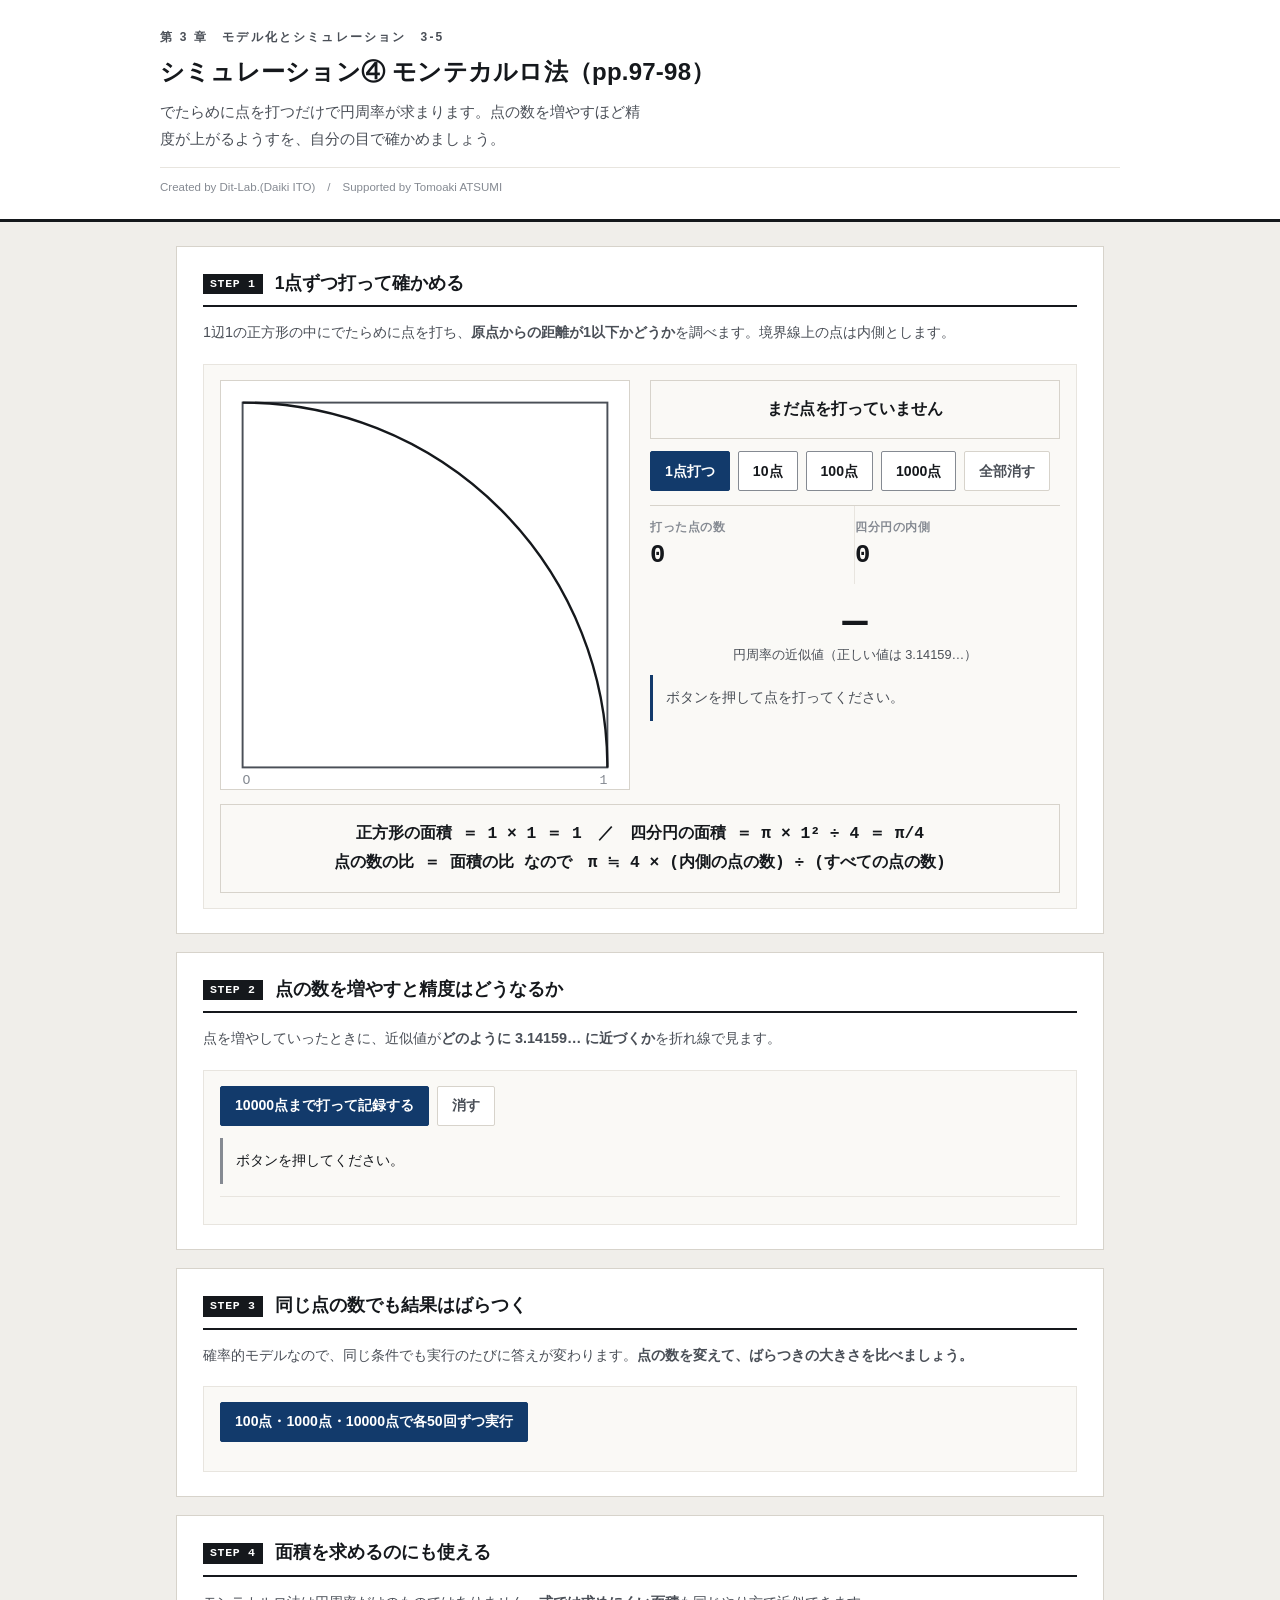
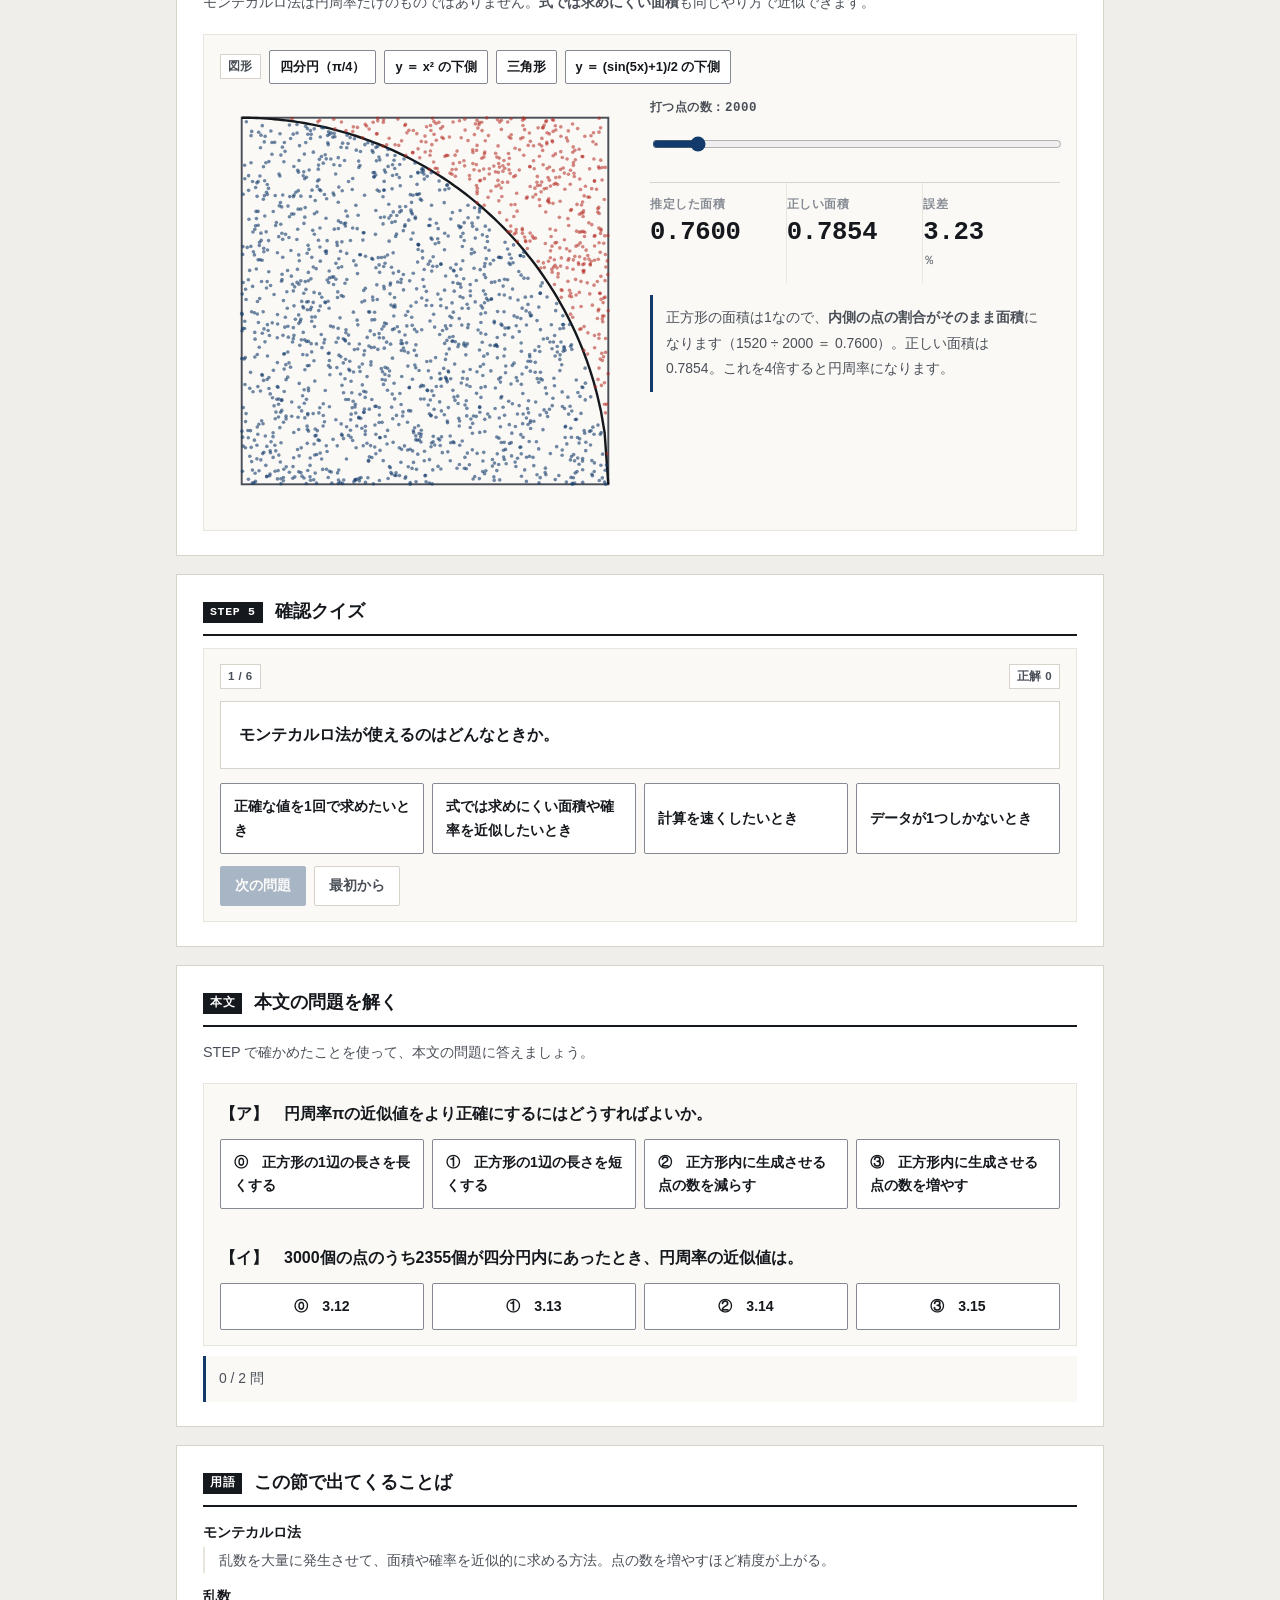
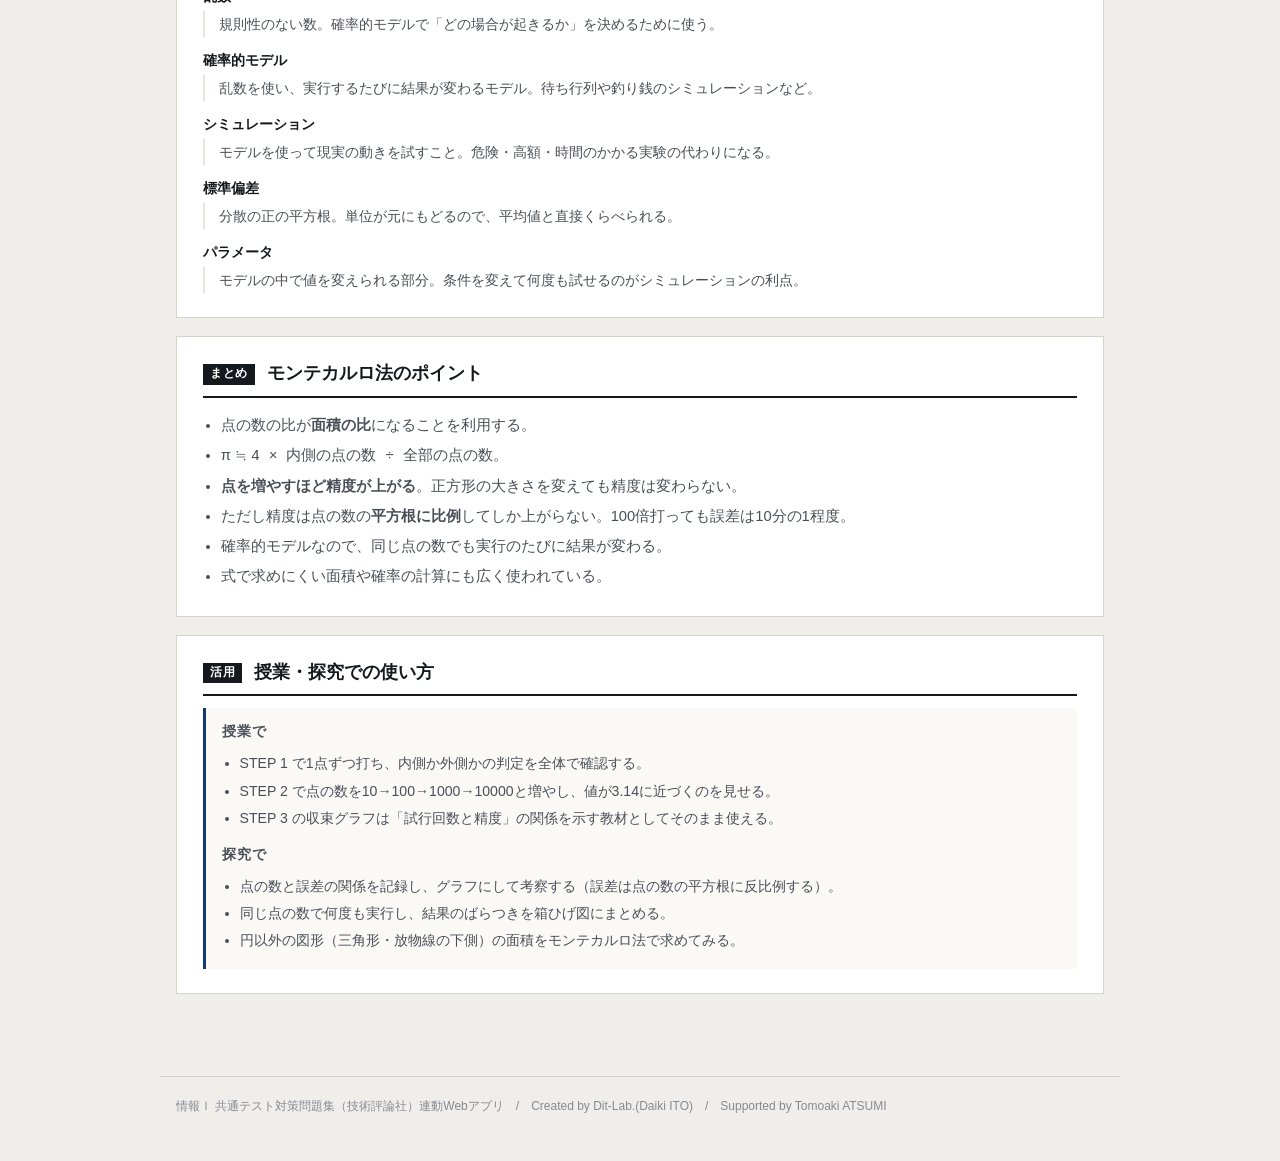
<file: index.html>
<!DOCTYPE html>
<html lang="ja">
<head>
<meta charset="UTF-8">
<meta name="viewport" content="width=device-width, initial-scale=1.0">
<title>シミュレーション④ モンテカルロ法｜情報Ⅰ共通テスト対策問題集</title>
<meta name="description" content="でたらめに点を打つだけで円周率が求まります。点の数を増やすほど精度が上がるようすを、自分の目で確かめましょう。">
<link rel="icon" href="data:image/svg+xml,%3Csvg xmlns=%22http://www.w3.org/2000/svg%22 viewBox=%220 0 32 32%22%3E%3Crect width=%2232%22 height=%2232%22 fill=%22%2315181c%22/%3E%3Ctext x=%2216%22 y=%2222%22 font-size=%2218%22 font-family=%22monospace%22 fill=%22%23fff%22 text-anchor=%22middle%22%3E01%3C/text%3E%3C/svg%3E">
<link rel="stylesheet" href="css/style.css?v=1b60c856">
<link rel="stylesheet" href="css/app.css?v=c6b70af8">
</head>
<body>

<header class="app-header">
  <div class="inner">
    <span class="eyebrow">第 3 章　モデル化とシミュレーション　3-5</span>
    <h1>シミュレーション④ モンテカルロ法（pp.97-98）</h1>
    <p class="lead">でたらめに点を打つだけで円周率が求まります。点の数を増やすほど精度が上がるようすを、自分の目で確かめましょう。</p>
    <p class="credit">Created by Dit-Lab.(Daiki ITO)　/　Supported by Tomoaki ATSUMI</p>
  </div>
</header>

<main class="wrap">
  <section class="step" id="step1">
    <h2><span class="no">STEP 1</span>1点ずつ打って確かめる</h2>
    <p class="desc">1辺1の正方形の中にでたらめに点を打ち、<strong>原点からの距離が1以下かどうか</strong>を調べます。境界線上の点は内側とします。</p>

    <div class="panel">
      <div class="grid c2">
        <div id="mcBox"></div>
        <div>
          <div class="eqbox" id="lastPoint">まだ点を打っていません</div>
          <div class="btn-row" style="margin-top:12px">
            <button class="btn primary" id="add1">1点打つ</button>
            <button class="btn" id="add10">10点</button>
            <button class="btn" id="add100">100点</button>
            <button class="btn" id="add1000">1000点</button>
            <button class="btn ghost" id="clearPts">全部消す</button>
          </div>
          <div class="metrics" style="margin-top:14px">
            <div class="metric"><div class="k">打った点の数</div><div class="v" id="mAll">0</div></div>
            <div class="metric"><div class="k">四分円の内側</div><div class="v" id="mIn">0</div></div>
          </div>
          <div class="bignum" id="piNow" style="margin-top:14px">—<small>円周率の近似値</small></div>
          <div class="note" id="mcNote" style="margin-top:12px"></div>
        </div>
      </div>

      <div class="eqbox" style="margin-top:14px">
        正方形の面積 ＝ 1 × 1 ＝ 1　／　四分円の面積 ＝ π × 1² ÷ 4 ＝ π/4<br>
        点の数の比 ＝ 面積の比 なので　<strong>π ≒ 4 × (内側の点の数) ÷ (すべての点の数)</strong>
      </div>
    </div>
  </section>

  <section class="step" id="step2">
    <h2><span class="no">STEP 2</span>点の数を増やすと精度はどうなるか</h2>
    <p class="desc">点を増やしていったときに、近似値が<strong>どのように 3.14159… に近づくか</strong>を折れ線で見ます。</p>
    <div class="panel">
      <div class="btn-row" style="margin-bottom:12px">
        <button class="btn primary" id="runConv">10000点まで打って記録する</button>
        <button class="btn ghost" id="clearConv">消す</button>
      </div>
      <div id="convChart"></div>
      <div class="note" id="convNote" style="margin-top:12px">ボタンを押してください。</div>
      <div class="toolbar" id="convTools"></div>
    </div>
  </section>

  <section class="step" id="step3">
    <h2><span class="no">STEP 3</span>同じ点の数でも結果はばらつく</h2>
    <p class="desc">確率的モデルなので、同じ条件でも実行のたびに答えが変わります。<strong>点の数を変えて、ばらつきの大きさを比べましょう。</strong></p>
    <div class="panel">
      <div class="btn-row">
        <button class="btn primary" id="runSpread">100点・1000点・10000点で各50回ずつ実行</button>
      </div>
      <div id="spreadChart" style="margin-top:14px"></div>
      <div class="tbl-scroll" style="margin-top:12px"><table class="tbl" id="spreadTable"></table></div>
      <div class="note" id="spreadNote" hidden style="margin-top:12px"></div>
    </div>
  </section>

  <section class="step" id="step4">
    <h2><span class="no">STEP 4</span>面積を求めるのにも使える</h2>
    <p class="desc">モンテカルロ法は円周率だけのものではありません。<strong>式では求めにくい面積</strong>も同じやり方で近似できます。</p>
    <div class="panel">
      <div class="btn-row" style="margin-bottom:12px">
        <span class="badge">図形</span>
        <button class="btn sm" data-fig="quarter">四分円（π/4）</button>
        <button class="btn sm" data-fig="parab">y ＝ x² の下側</button>
        <button class="btn sm" data-fig="tri">三角形</button>
        <button class="btn sm" data-fig="wave">y ＝ (sin(5x)+1)/2 の下側</button>
      </div>
      <div class="grid c2">
        <div id="areaBox"></div>
        <div>
          <label class="fld" for="areaN">打つ点の数：<span class="mono" id="areaNv">2000</span></label>
          <input type="range" id="areaN" min="100" max="20000" step="100" value="2000">
          <div class="metrics" style="margin-top:12px">
            <div class="metric"><div class="k">推定した面積</div><div class="v" id="aEst">—</div></div>
            <div class="metric"><div class="k">正しい面積</div><div class="v" id="aTrue">—</div></div>
            <div class="metric"><div class="k">誤差</div><div class="v" id="aErr">—</div><div class="s">％</div></div>
          </div>
          <div class="note" id="areaNote" style="margin-top:12px"></div>
        </div>
      </div>
    </div>
  </section>

  <section class="step" id="step5">
    <h2><span class="no">STEP 5</span>確認クイズ</h2>
    <div class="panel">
      <div class="qhead">
        <span class="badge" id="qProgress">1 / 1</span>
        <span class="badge">正解 <span class="score" id="qScore">0</span></span>
      </div>
      <div class="card-q"><div class="q-scene" id="qText"></div></div>
      <div class="choice4" id="qChoices"></div>
      <div class="note" id="qFb" hidden style="margin-top:12px"></div>
      <div class="btn-row" style="margin-top:12px">
        <button class="btn primary" id="qNext" disabled>次の問題</button>
        <button class="btn ghost" id="qReset">最初から</button>
      </div>
    </div>
  </section>

  <section class="step" id="stepBook">
    <h2><span class="no">本文</span>本文の問題を解く</h2>
    <p class="desc">STEP で確かめたことを使って、本文の問題に答えましょう。</p>
    <div class="panel" id="bookBox"></div>
    <div class="note" id="bookNote" style="margin-top:10px"></div>
  </section>

  <section class="step" id="glossary">
    <h2><span class="no">用語</span>この節で出てくることば</h2>
    <div id="glossBox"></div>
  </section>

  <section class="step">
    <h2><span class="no">まとめ</span>モンテカルロ法のポイント</h2>
    <ul style="margin:0;padding-left:1.2em;color:var(--ink-2);font-size:.92rem;line-height:2.05">
      <li>点の数の比が<strong>面積の比</strong>になることを利用する。</li>
      <li>π ≒ <span class="mono">4 × 内側の点の数 ÷ 全部の点の数</span>。</li>
      <li><strong>点を増やすほど精度が上がる</strong>。正方形の大きさを変えても精度は変わらない。</li>
      <li>ただし精度は点の数の<strong>平方根に比例</strong>してしか上がらない。100倍打っても誤差は10分の1程度。</li>
      <li>確率的モデルなので、同じ点の数でも実行のたびに結果が変わる。</li>
      <li>式で求めにくい面積や確率の計算にも広く使われている。</li>
    </ul>
  </section>

  <section class="step">
    <h2><span class="no">活用</span>授業・探究での使い方</h2>
    <div class="use-note">
      <h3>授業で</h3>
      <ul>
        <li>STEP 1 で1点ずつ打ち、内側か外側かの判定を全体で確認する。</li>
        <li>STEP 2 で点の数を10→100→1000→10000と増やし、値が3.14に近づくのを見せる。</li>
        <li>STEP 3 の収束グラフは「試行回数と精度」の関係を示す教材としてそのまま使える。</li>
      </ul>
      <h3 style="margin-top:12px">探究で</h3>
      <ul>
        <li>点の数と誤差の関係を記録し、グラフにして考察する（誤差は点の数の平方根に反比例する）。</li>
        <li>同じ点の数で何度も実行し、結果のばらつきを箱ひげ図にまとめる。</li>
        <li>円以外の図形（三角形・放物線の下側）の面積をモンテカルロ法で求めてみる。</li>
      </ul>
    </div>
  </section>

</main>

<footer class="app-footer">
  情報Ⅰ 共通テスト対策問題集（技術評論社）連動Webアプリ　/　Created by Dit-Lab.(Daiki ITO)　/　Supported by Tomoaki ATSUMI
</footer>

<script src="js/tools.js?v=c07db610"></script>
<script src="js/chart.js?v=fb6e3be1"></script>
<script src="js/terms.js?v=eed9ff1d"></script>
<script src="js/quiz.js?v=13402362"></script>
<script src="js/app.js?v=c9f911f4"></script>
</body>
</html>
</file>
<file: css/style.css>
/* =========================================================
   情報Ⅰ 共通テスト対策問題集 — Web アプリ共通スタイル
   紙面（参考書）に寄せた設計。装飾色は使わず、色は意味を持つときだけ。
   ========================================================= */

:root{
  --paper:#ffffff;
  --paper-2:#faf9f6;      /* うすい紙 */
  --bg:#f0eeea;           /* 台紙 */
  --ink:#15181c;
  --ink-2:#4a4f57;
  --ink-3:#858a92;
  --rule:#d7d3cb;         /* 罫線 */
  --rule-2:#e8e5df;
  --accent:#123a6b;       /* 濃紺。主要操作と現在地だけに使う */
  --accent-w:#e9eef6;
  --zero:#c0392b;         /* 左＝0 */
  --one:#1d4ed8;          /* 右＝1 */
  --ok:#1f7a3d;   --ok-bg:#eef6f0;
  --ng:#b3261e;   --ng-bg:#fbefee;
  --warn:#8a5a00; --warn-bg:#fbf5e8;
  --font:"Hiragino Kaku Gothic ProN","Hiragino Sans","Yu Gothic Medium","Yu Gothic",
         "Noto Sans JP",Meiryo,-apple-system,BlinkMacSystemFont,sans-serif;
  --mono:"SFMono-Regular",Menlo,Consolas,"Courier New",monospace;
}

*{box-sizing:border-box}
[hidden]{display:none !important}
html{-webkit-text-size-adjust:100%}
body{
  margin:0; background:var(--bg); color:var(--ink);
  font-family:var(--font); font-size:16px; line-height:1.85;
  font-feature-settings:"palt" 1;
}
h1,h2,h3,h4{line-height:1.45; margin:0; font-weight:700}
p{margin:0 0 .75em} p:last-child{margin-bottom:0}
a{color:var(--accent)}

/* ---------- 標題 ---------- */
.app-header{background:var(--paper); border-bottom:3px solid var(--ink); padding:26px 20px 20px}
.app-header .inner{max-width:960px; margin:0 auto}
.app-header .eyebrow{
  font-size:.75rem; font-weight:700; color:var(--ink-2); letter-spacing:.18em;
  display:block; margin-bottom:7px;
}
.app-header h1{font-size:1.5rem; letter-spacing:.01em}
.app-header .lead{font-size:.92rem; color:var(--ink-2); margin-top:9px; max-width:60ch}
.app-header .credit{
  font-size:.72rem; color:var(--ink-3); margin-top:14px;
  padding-top:9px; border-top:1px solid var(--rule-2);
}

/* ---------- 版面 ---------- */
.wrap{max-width:960px; margin:0 auto; padding:24px 16px 64px}
.step{background:var(--paper); border:1px solid var(--rule); padding:24px 26px; margin-bottom:18px}
.step > h2{
  display:flex; align-items:baseline; gap:12px; font-size:1.1rem;
  padding-bottom:9px; border-bottom:2px solid var(--ink); margin-bottom:12px;
}
.step > h2 .no{
  flex:none; font-family:var(--mono); font-size:.72rem; font-weight:700;
  background:var(--ink); color:var(--paper); padding:2px 7px; letter-spacing:.06em;
  position:relative; top:-2px;
}
.step > .desc{color:var(--ink-2); font-size:.9rem; margin-bottom:18px}
.step[hidden]{display:none}

.grid{display:grid; gap:20px}
.grid > *{min-width:0}          /* 子の中身で列が広がるのを防ぐ */
@media(min-width:800px){ .grid.c2{grid-template-columns:1fr 1fr} }
@media(min-width:800px){ .grid.c21{grid-template-columns:1.45fr 1fr} }

.panel{border:1px solid var(--rule-2); background:var(--paper-2); padding:15px 16px; min-width:0}
.panel > h3{
  font-size:.8rem; font-weight:700; color:var(--ink-2); letter-spacing:.08em;
  margin-bottom:12px; padding-bottom:6px; border-bottom:1px solid var(--rule);
}

/* ---------- 部品 ---------- */
.btn{
  appearance:none; border:1px solid var(--ink-3); background:var(--paper); color:var(--ink);
  font-family:inherit; font-size:.88rem; font-weight:700; padding:8px 14px;
  border-radius:2px; cursor:pointer; min-height:40px; line-height:1.4;
  transition:background .12s, border-color .12s, color .12s;
}
.btn:hover:not(:disabled){background:var(--accent-w); border-color:var(--accent); color:var(--accent)}
.btn:disabled{opacity:.35; cursor:not-allowed}
.btn.primary{background:var(--accent); color:var(--paper); border-color:var(--accent)}
.btn.primary:hover:not(:disabled){background:#0d2c53; color:var(--paper)}
.btn.ghost{border-color:var(--rule); color:var(--ink-2)}
.btn.sm{font-size:.8rem; padding:5px 10px; min-height:34px}
.btn-row{display:flex; flex-wrap:wrap; gap:8px; align-items:center}

/* タブ（見出し下線式） */
.seg{display:flex; gap:0; border-bottom:1px solid var(--rule)}
.seg button{
  appearance:none; border:0; background:transparent; font-family:inherit; font-size:.88rem;
  font-weight:700; color:var(--ink-3); padding:9px 4px; margin-right:26px; cursor:pointer;
  border-bottom:3px solid transparent; margin-bottom:-1px; min-height:40px;
}
.seg button:hover{color:var(--ink-2)}
.seg button[aria-pressed="true"]{color:var(--ink); border-bottom-color:var(--accent)}

label.fld{display:block; font-size:.78rem; font-weight:700; color:var(--ink-2); margin-bottom:5px; letter-spacing:.04em}
input[type=text], textarea, input[type=number]{
  width:100%; font-family:inherit; font-size:1rem; color:var(--ink);
  border:1px solid var(--ink-3); border-radius:2px; padding:9px 11px;
  background:var(--paper); min-height:42px;
}
input:focus, textarea:focus{outline:2px solid var(--accent); outline-offset:-1px; border-color:var(--accent)}
.btn:focus-visible, .seg button:focus-visible, .node-card:focus-visible{outline:2px solid var(--accent); outline-offset:2px}
textarea{resize:vertical; line-height:1.7}
.mono{font-family:var(--mono)}

table.tbl{width:100%; border-collapse:collapse; font-size:.89rem}
table.tbl th, table.tbl td{border-bottom:1px solid var(--rule-2); padding:7px 10px; text-align:right}
table.tbl th:first-child, table.tbl td:first-child{text-align:left}
table.tbl thead th{border-bottom:1.5px solid var(--ink); font-size:.76rem; color:var(--ink-2); font-weight:700; white-space:nowrap}
.tbl-scroll{overflow-x:auto; -webkit-overflow-scrolling:touch; max-width:100%}

.note{padding:10px 13px; font-size:.87rem; border-left:3px solid var(--ink-3); background:var(--paper-2); overflow-wrap:break-word; word-break:break-word}
.note.ok{background:var(--ok-bg); border-left-color:var(--ok); color:#123f22}
.note.ng{background:var(--ng-bg); border-left-color:var(--ng); color:#6d1a15}
.note.info{background:var(--paper-2); border-left-color:var(--accent); color:var(--ink-2)}
.note.warn{background:var(--warn-bg); border-left-color:var(--warn); color:#5c3d00}
.note[hidden]{display:none}

.badge{
  display:inline-block; font-size:.72rem; font-weight:700; padding:1px 7px;
  border:1px solid var(--rule); color:var(--ink-2); background:var(--paper); letter-spacing:.04em;
}

/* 数値は罫線で仕切るだけ。カードにしない */
.metrics{display:flex; flex-wrap:wrap; gap:0; border-top:1px solid var(--rule)}
.metric{flex:1 1 130px; padding:11px 14px 11px 0; border-right:1px solid var(--rule-2)}
.metric:last-child{border-right:0}
.metric .k{font-size:.74rem; color:var(--ink-3); font-weight:700; letter-spacing:.05em}
.metric .v{font-size:1.6rem; font-weight:700; line-height:1.3; font-family:var(--mono); letter-spacing:-.01em}
.metric .s{font-size:.76rem; color:var(--ink-2)}

.bit0{color:var(--zero); font-weight:700}
.bit1{color:var(--one); font-weight:700}

.app-footer{
  max-width:960px; margin:0 auto; padding:18px 16px 44px; color:var(--ink-3);
  font-size:.75rem; border-top:1px solid var(--rule);
}
.sr-only{position:absolute;width:1px;height:1px;overflow:hidden;clip:rect(0 0 0 0);white-space:nowrap}

@media(max-width:640px){
  body{font-size:15px}
  .app-header{padding:20px 16px 16px}
  .app-header h1{font-size:1.16rem}
  .wrap{padding:16px 12px 52px}
  .step{padding:18px 15px}
  .seg button{margin-right:18px; font-size:.84rem}
  .metric{flex-basis:50%; border-right:0}
}
@media (prefers-reduced-motion:reduce){ *{animation:none!important; transition:none!important} }

/* ---------- 自分のデータ・共有・印刷 ---------- */
.toolbar{display:flex; flex-wrap:wrap; gap:8px; align-items:center; margin-top:12px;
  padding-top:12px; border-top:1px solid var(--rule-2)}
.toolbar .hint{font-size:.78rem; color:var(--ink-3)}
.paste-area{width:100%; min-height:110px; font-family:var(--mono); font-size:.86rem}
.use-note{background:var(--paper-2); border-left:3px solid var(--accent); padding:14px 16px; font-size:.88rem}
.use-note h3{font-size:.86rem; letter-spacing:.06em; margin-bottom:8px; color:var(--ink-2)}
.use-note ol, .use-note ul{margin:0; padding-left:1.25em; line-height:1.95; color:var(--ink-2)}

@media print{
  body{background:#fff}
  .app-header{border-bottom:2px solid #000}
  .step{border:1px solid #bbb; break-inside:avoid; page-break-inside:avoid; margin-bottom:12px}
  .btn, .seg, .toolbar, input[type=range]{display:none !important}
  .note{border-left-width:2px}
  a[href]:after{content:""}
}

/* ---------- 入力グリッド ---------- */
.dg-scroll{overflow:auto; -webkit-overflow-scrolling:touch; border:1px solid var(--rule); background:var(--paper); max-height:420px}
table.dg{border-collapse:collapse; font-family:var(--mono); font-size:.9rem; min-width:100%}
table.dg th, table.dg td{border:1px solid var(--rule-2); padding:0}
table.dg thead th{background:var(--paper-2); position:sticky; top:0; z-index:2}
table.dg .dg-n{background:var(--paper-2); color:var(--ink-3); font-size:.76rem; font-weight:400;
  text-align:center; min-width:34px; padding:0 4px; position:sticky; left:0; z-index:1}
table.dg .dg-corner{background:var(--paper-2); min-width:34px; position:sticky; left:0; z-index:3}
table.dg .dg-act{background:var(--paper-2); width:34px}
.dg-h, .dg-c{width:100%; min-width:96px; border:0; background:transparent; font-family:inherit;
  font-size:.9rem; padding:8px 9px; color:var(--ink); min-height:38px}
.dg-h{font-weight:700; font-family:var(--font); font-size:.82rem; color:var(--ink-2)}
.dg-c.num{text-align:right}
.dg-c:focus, .dg-h:focus{outline:2px solid var(--accent); outline-offset:-2px; background:var(--accent-w)}
.dg-del{border:0; background:transparent; color:var(--ink-3); cursor:pointer; width:32px; height:34px; font-size:1rem}
.dg-del:hover{color:var(--ng)}
.dg-tools{display:flex; flex-wrap:wrap; gap:8px; align-items:center; margin-top:10px}
.dg-hint{font-size:.76rem; color:var(--ink-3)}

/* ---------- ファイル読み込み ---------- */
.filebox{display:flex; flex-wrap:wrap; gap:10px; align-items:center; padding:12px;
  border:1px dashed var(--rule); background:var(--paper-2)}
.filebox input[type=file]{font-size:.85rem; font-family:inherit; max-width:100%}
.filebox .sel{max-width:220px}
.filelabel{display:inline-flex; align-items:center; gap:6px; font-size:.85rem; font-weight:700;
  border:1px solid var(--ink-3); background:var(--paper); padding:8px 14px; border-radius:2px; cursor:pointer; min-height:40px}
.filelabel:hover{border-color:var(--accent); color:var(--accent); background:var(--accent-w)}
.filelabel input{display:none}

/* ---------- 用語解説 ---------- */
.term{position:relative; border-bottom:1.5px dotted var(--accent); cursor:help; color:var(--accent); font-weight:700}
.term .term-pop{display:none; position:absolute; left:0; top:1.7em; z-index:50; width:min(300px,78vw);
  background:var(--paper); border:1px solid var(--ink-3); box-shadow:0 6px 20px rgba(0,0,0,.14);
  padding:10px 12px; font-size:.82rem; font-weight:400; color:var(--ink-2); line-height:1.75;
  border-left:3px solid var(--accent); cursor:auto; text-align:left}
.term .term-pop b{display:block; color:var(--ink); font-size:.86rem; margin-bottom:3px}
.term.open .term-pop{display:block}
dl.gloss{margin:0; font-size:.88rem}
dl.gloss dt{font-weight:700; color:var(--ink); margin-top:10px}
dl.gloss dt:first-child{margin-top:0}
dl.gloss dd{margin:2px 0 0; color:var(--ink-2); line-height:1.85; padding-left:1em; border-left:2px solid var(--rule-2)}
@media print{ .term{border-bottom:0; color:inherit} .term .term-pop{display:none !important} }

/* ---------- スマホ・タブレット ---------- */
@media (max-width:1024px){
  /* iOS で入力時に画面が勝手に拡大するのを防ぐ（16px 未満だとズームする） */
  input[type=text], input[type=number], textarea, select, .dg-c, .dg-h{ font-size:16px }
  .dg-c, .dg-h{ min-width:110px }
}
@media (max-width:820px){
  .grid.c2,.grid.c21{grid-template-columns:1fr}
  .dg-scroll{max-height:340px}
  .filebox{flex-direction:column; align-items:stretch}
  .filebox .sel{max-width:100%}
  .term .term-pop{left:auto; right:0; width:min(280px,86vw)}
}
@media (max-width:480px){
  .step > h2{font-size:1rem; flex-wrap:wrap}
  .metrics{gap:0}
  .metric{flex-basis:50%; padding-right:10px}
  .metric .v{font-size:1.3rem}
  .btn{padding:8px 12px}
  .dg-tools{gap:6px}
  .dg-hint{width:100%}
}
/* タッチ操作でのスクロールを滑らかに */
.tbl-scroll, .dg-scroll, .tree-box{ -webkit-overflow-scrolling:touch; overscroll-behavior-x:contain }

/* 幅指定つきの入力欄がスマートフォンではみ出さないようにする */
input[type=text], input[type=number], input[type=search], textarea, select{ max-width:100% }
.btn-row > label{ min-width:0; max-width:100% }
.btn-row > label input, .btn-row > label select{ max-width:100% }

/* 共通：○×判定・並べかえ（quiz.js 用） */
.abcde{border:1px solid var(--rule); border-radius:3px; overflow:hidden}
.abcde > div{border-top:1px solid var(--rule); padding:10px 12px}
.abcde > div:first-child{border-top:0}
.abcde .st{display:flex; gap:10px; align-items:flex-start; flex-wrap:wrap}
.abcde .st .k{font-weight:700; font-family:var(--mono); min-width:1.4em}
.abcde .st .t{flex:1; min-width:12em}
.abcde .jb{display:flex; gap:6px}
.abcde .jb .btn{min-width:3.4em; padding:6px 10px; text-align:center}
.prep{display:grid; grid-template-columns:repeat(auto-fit,minmax(150px,1fr)); gap:10px; margin-top:10px}
.prep .slot{border:1px dashed var(--ink-3); border-radius:3px; padding:10px; min-height:92px; background:var(--paper)}
.prep .slot.filled{border-style:solid}
.prep .slot .tag{font:700 .74rem/1.4 var(--mono); color:var(--accent); display:block; margin-bottom:6px}
.prep .slot .txt{font-size:.86rem; line-height:1.7}
.cards{display:flex; flex-wrap:wrap; gap:8px; margin-top:10px}
.cards .c{border:1px solid var(--ink-3); border-radius:3px; padding:9px 12px; background:var(--paper);
  cursor:pointer; font-size:.88rem; max-width:100%; text-align:left; font-family:inherit; color:var(--ink)}
.cards .c:hover{background:var(--warn-bg)}
.cards .c.used{opacity:.35; pointer-events:none}

/* --- 予想してから実行 --- */
.pmark{display:inline-block; background:var(--accent); color:#fff; font-size:.7rem; font-weight:700;
  letter-spacing:.08em; padding:2px 7px; border-radius:2px; margin-right:8px; vertical-align:2px}
input.pin{font-size:1.05rem; padding:7px 10px; border:1px solid var(--rule); border-radius:3px;
  width:9em; max-width:100%; background:#fff}
.btn-row .unit{color:var(--muted); font-size:.9rem}
.choice4 .btn.on{border-color:var(--accent); box-shadow:inset 0 0 0 1px var(--accent); font-weight:700}
/* 設問文の見出し（flex ではなく通常の段落。.qhead は左右振り分け用なので用途が別） */
.pq{margin:0 0 10px; font-weight:700; line-height:1.85}
</file>
<file: css/app.css>
.qhead{display:flex; justify-content:space-between; align-items:center; margin-bottom:12px}
.card-q{border:1px solid var(--rule); background:var(--paper); padding:18px; margin-bottom:14px}
.q-scene{font-size:1rem; font-weight:700; line-height:1.9}
.choice4{display:grid; gap:8px; grid-template-columns:repeat(auto-fit,minmax(160px,1fr))}
.choice4 .btn{text-align:left; line-height:1.65; padding:11px 13px}
.choice4 .btn.correct{background:var(--ok-bg); border-color:var(--ok); color:var(--ok)}
.choice4 .btn.wrong{background:var(--ng-bg); border-color:var(--ng); color:var(--ng)}
.choice4.locked{pointer-events:none}
.sel{width:100%; font-family:inherit; font-size:.95rem; padding:9px 11px; min-height:42px;
  border:1px solid var(--ink-3); border-radius:2px; background:var(--paper); color:var(--ink)}
input[type=range]{width:100%; accent-color:var(--accent); height:34px}
.why{font-size:.85rem; color:var(--ink-2); line-height:1.85}
.eqbox{font-family:var(--mono); font-size:1.02rem; font-weight:700; text-align:center; padding:14px;
  border:1px solid var(--rule); background:var(--paper-2); line-height:1.8}
.blankin{border:1.5px solid var(--accent); background:#fff; padding:6px 8px; text-align:center;
  font-family:var(--mono); min-height:38px; font-size:.95rem; max-width:120px}
.blankin.ok{border-color:var(--ok); background:var(--ok-bg)}
.blankin.ng{border-color:var(--ng); background:var(--ng-bg)}
table.tbl td .blankin{width:100%; max-width:none}
#mcBox{border:1px solid var(--rule); background:var(--paper)}
#mcBox svg{display:block; margin:0 auto}
svg .pin{fill:rgba(18,58,107,.6)}
svg .pout{fill:rgba(179,38,30,.55)}
svg .arc{fill:none; stroke:#15181c; stroke-width:2}
svg .sq{fill:none; stroke:#4a4f57; stroke-width:1.6}
svg .last{stroke:#8a5a00; stroke-width:2.5; fill:#ffd166}
.bignum{font-family:var(--mono); font-size:2.6rem; font-weight:700; text-align:center; line-height:1.2}
.bignum small{display:block; font-family:var(--font); font-size:.8rem; color:var(--ink-2); font-weight:400}
</file>
